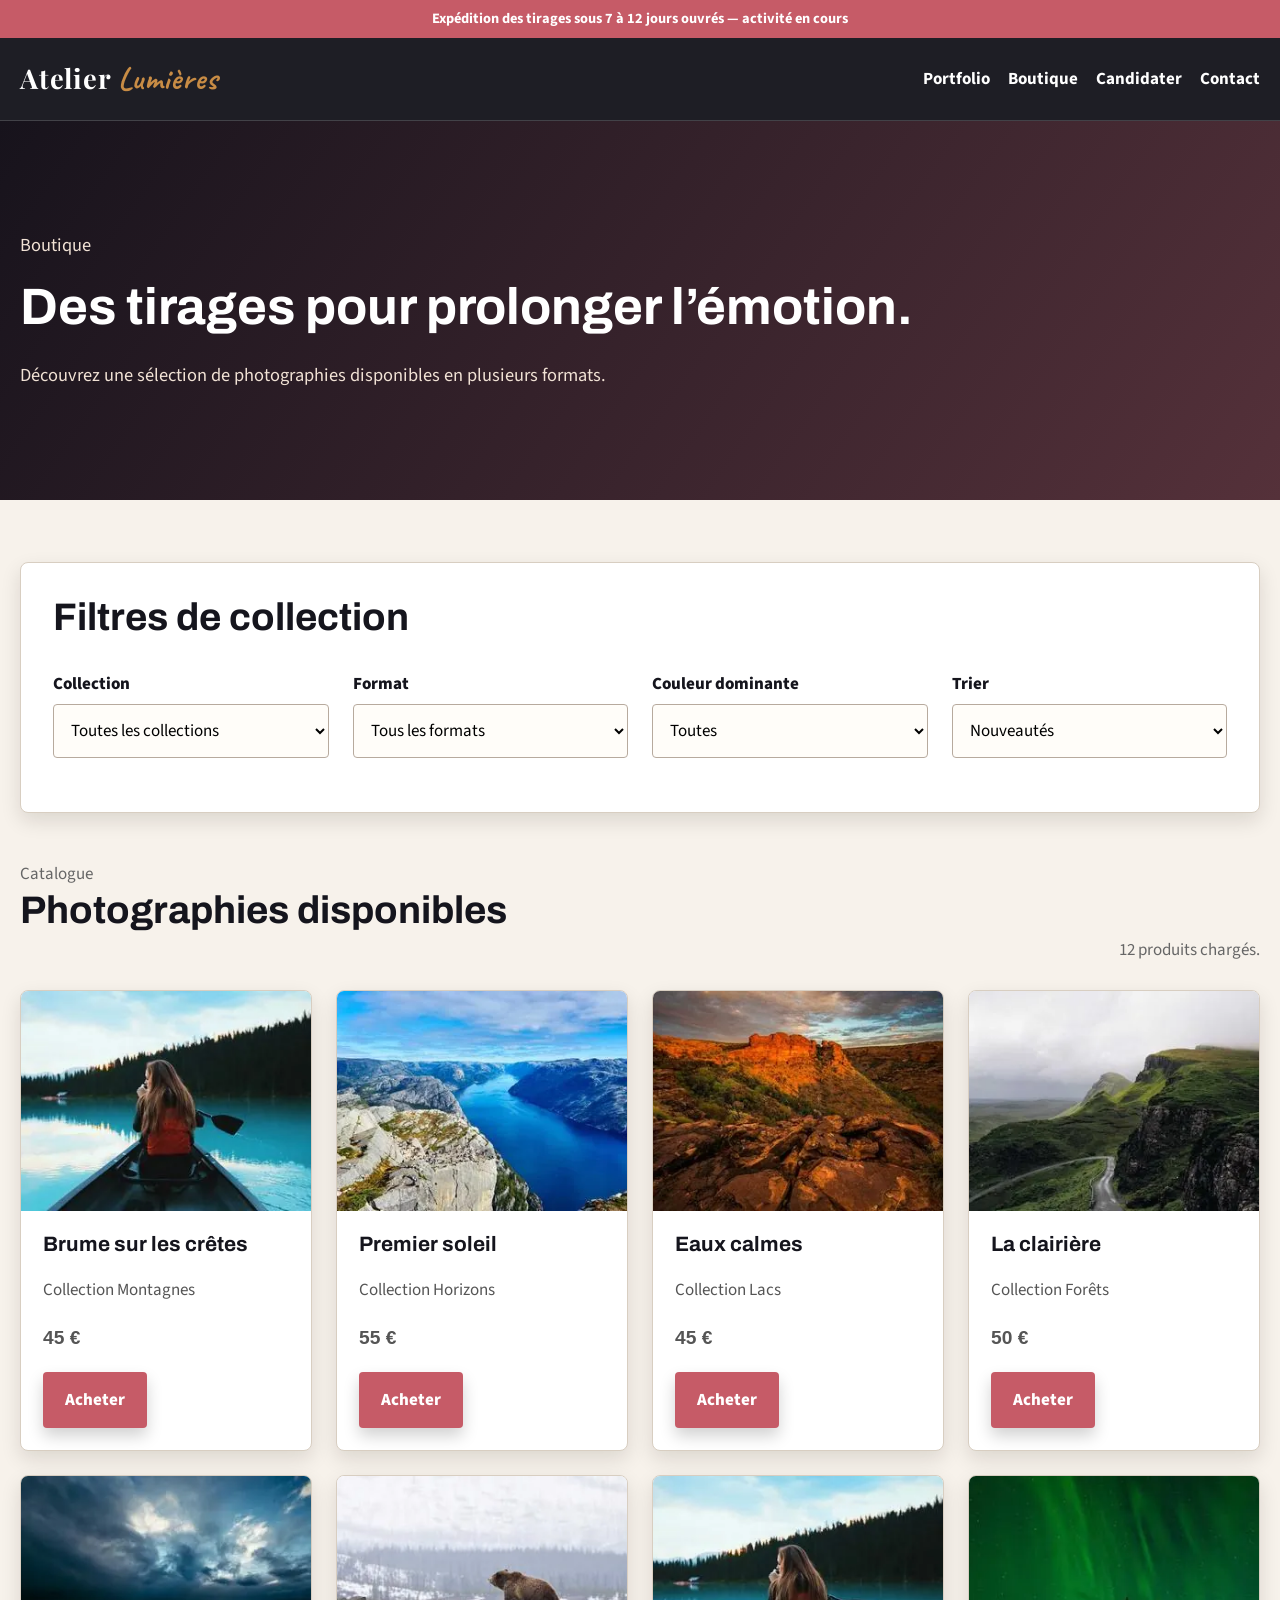
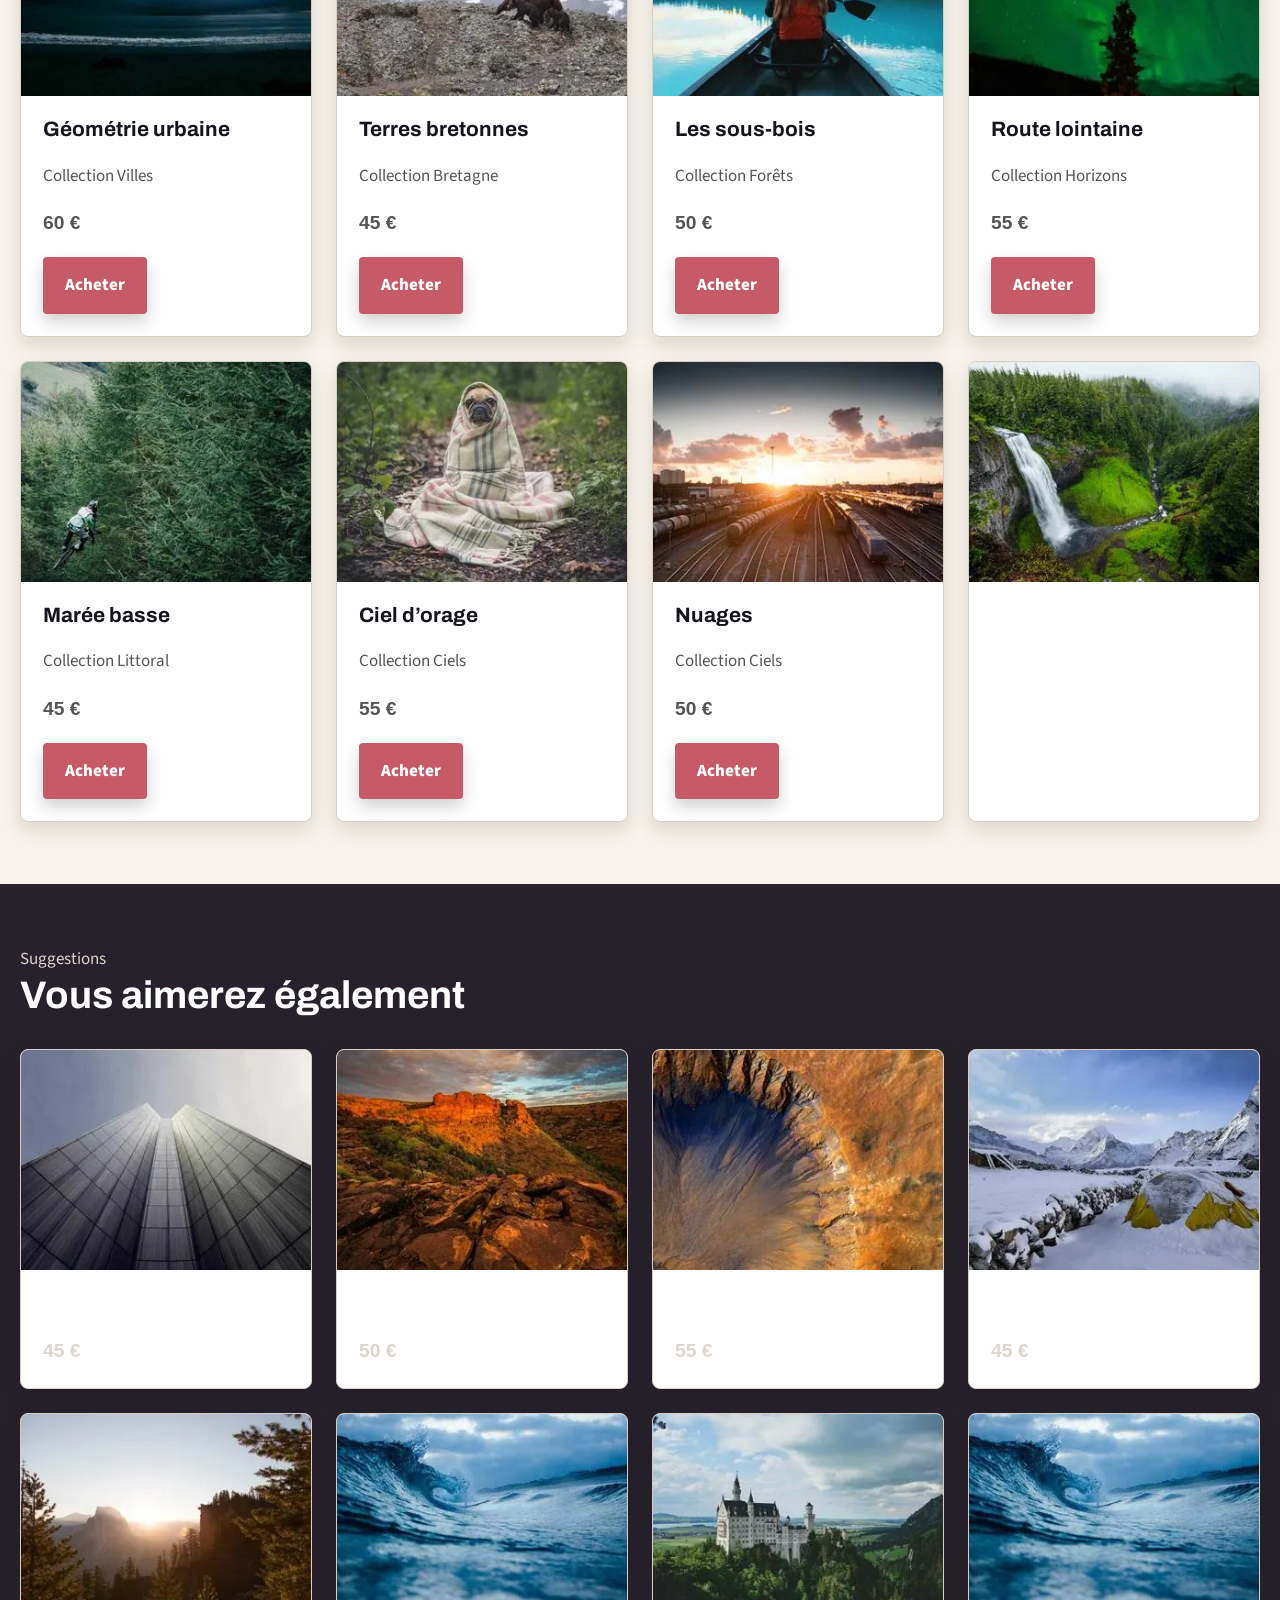
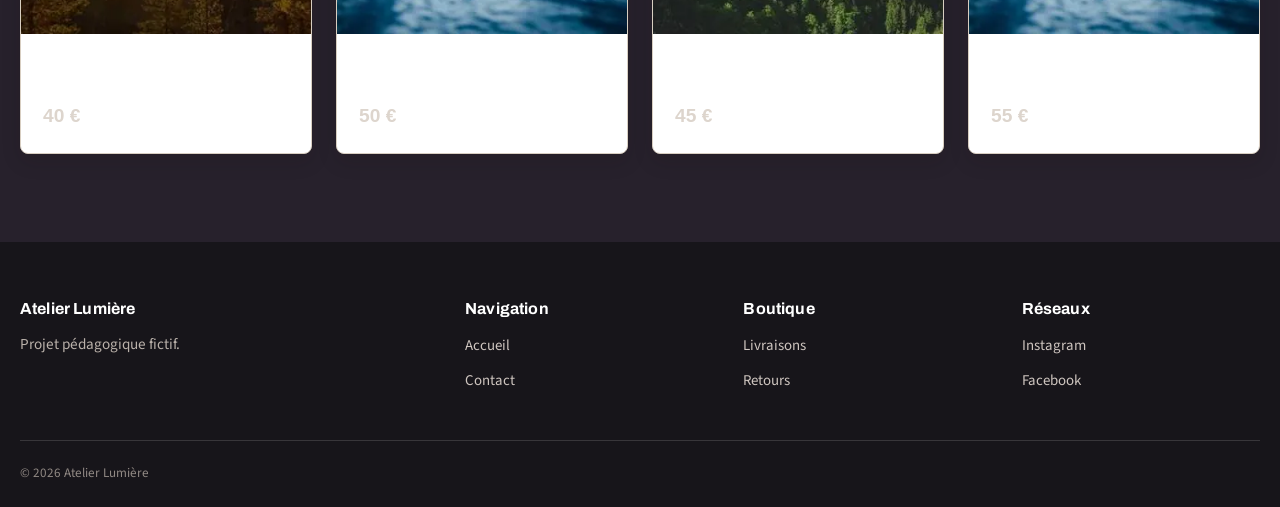
<file: boutique.html>
﻿<!DOCTYPE html>
<html lang="fr">
<head>
  <meta charset="UTF-8">
  <meta name="viewport" content="width=device-width, initial-scale=1.0">
  <title>Boutique — Atelier Lumières</title>
  <link rel="stylesheet" href="assets/css/style.css">
  <link rel="stylesheet" href="assets/css/animations.css">
</head>
<body>
  <div class="bande-info">Expédition des tirages sous 7 à 12 jours ouvrés — <span data-statut-activite>activité en cours</span></div>
  <header class="site-header">
    <div class="header-inner">
      <a class="logo" href="index.html">Atelier <span>Lumières</span></a>
      <nav class="nav-principale" aria-label="Navigation principale">
        <ul><li><a href="index.html">Portfolio</a></li><li><a href="boutique.html">Boutique</a></li><li><a href="candidature.html">Candidater</a></li><li><a href="contact.html">Contact</a></li></ul>
      </nav>
    </div>
  </header>

  <main>
    <section class="page-entete">
      <div class="conteneur">
        <p>Boutique</p>
        <h1>Des tirages pour prolonger l’émotion.</h1>
        <p>Découvrez une sélection de photographies disponibles en plusieurs formats.</p>
      </div>
    </section>

    <section class="section">
      <div class="conteneur">
        <div class="formulaire-bloc">
          <h2>Filtres de collection</h2>
          <div class="grille-4">
            <div class="champ"><label for="collection">Collection</label><select id="collection"><option>Toutes les collections</option><option>Bretagne</option><option>Montagnes</option><option>Ville</option></select></div>
            <div class="champ"><label for="format">Format</label><select id="format"><option>Tous les formats</option><option>30 à 40 cm</option><option>50 à 70 cm</option><option>70 à 100 cm</option></select></div>
            <div class="champ"><label for="couleur">Couleur dominante</label><select id="couleur"><option>Toutes</option><option>Bleu</option><option>Vert</option><option>Ocre</option></select></div>
            <div class="champ"><label for="tri">Trier</label><select id="tri"><option>Nouveautés</option><option>Prix croissant</option><option>Prix décroissant</option></select></div>
          </div>
        </div>

        <div class="section-titre" style="margin-top:48px">
          <div><p>Catalogue</p><h2>Photographies disponibles</h2></div>
          <p>12 produits chargés.</p>
        </div>

        <div class="grille-produits">
          <article class="carte-produit"><img
  src="assets/images/boutique-brume-sur-les-cretes.webp"
  width="320"
  height="240"
  decoding="async"
  alt="Montagne dans la brume"
><div class="contenu"><h3>Brume sur les crêtes</h3><p>Collection Montagnes</p><p class="prix">45 €</p><a class="bouton" href="coordonnees.html?photo=brume-sur-les-cretes">Acheter</a></div></article>
          <article class="carte-produit"><img
  src="assets/images/boutique-premier-soleil.webp"
  width="320"
  height="240"
  decoding="async"
  alt="Lac au lever du jour"
><div class="contenu"><h3>Premier soleil</h3><p>Collection Horizons</p><p class="prix">55 €</p><a class="bouton" href="coordonnees.html?photo=premier-soleil">Acheter</a></div></article>
          <article class="carte-produit"><img
  src="assets/images/boutique-eaux-calmes.webp"
  width="320"
  height="240"
  decoding="async"
  alt="Lac de montagne"
><div class="contenu"><h3>Eaux calmes</h3><p>Collection Lacs</p><p class="prix">45 €</p><a class="bouton" href="coordonnees.html?photo=eaux-calmes">Acheter</a></div></article>
          <article class="carte-produit"><img
  src="assets/images/boutique-la-clairiere.webp"
  width="320"
  height="240"
  decoding="async"
  alt="Forêt et rivière"
><div class="contenu"><h3>La clairière</h3><p>Collection Forêts</p><p class="prix">50 €</p><a class="bouton" href="coordonnees.html?photo=la-clairiere">Acheter</a></div></article>
          <article class="carte-produit"><img
  src="assets/images/boutique-geometrie-urbaine.webp"
  width="320"
  height="240"
  decoding="async"
  alt="Ville vue de haut"
><div class="contenu"><h3>Géométrie urbaine</h3><p>Collection Villes</p><p class="prix">60 €</p><a class="bouton" href="coordonnees.html?photo=geometrie-urbaine">Acheter</a></div></article>
          <article class="carte-produit"><img
  src="assets/images/boutique-terres-bretonnes.webp"
  width="320"
  height="240"
  decoding="async"
  alt="Paysage de campagne"
>
<div class="contenu">
          <h3>Terres bretonnes</h3>
          <p>Collection Bretagne</p>
          <p class="prix">45 €</p>
          <a class="bouton" href="coordonnees.html?photo=terres-bretonnes">Acheter</a>
        </div>
      </article>
          <article class="carte-produit"><img
  src="assets/images/boutique-brume-sur-les-cretes.webp"
  width="320"
  height="240"
  decoding="async"
  alt="Montagne dans la brume"
><div class="contenu"><h3>Les sous-bois</h3><p>Collection Forêts</p><p class="prix">50 €</p><a class="bouton" href="coordonnees.html?photo=les-sous-bois">Acheter</a></div></article>
          <article class="carte-produit"><img
  src="assets/images/boutique-route-lointaine.webp"
  width="320"
  height="240"
  decoding="async"
  alt="Route du désert"
><div class="contenu"><h3>Route lointaine</h3><p>Collection Horizons</p><p class="prix">55 €</p><a class="bouton" href="coordonnees.html?photo=route-lointaine">Acheter</a></div></article>
          <article class="carte-produit"><img
  src="assets/images/boutique-maree-basse.webp"
  width="320"
  height="240"
  decoding="async"
  alt="Plage lumineuse"
><div class="contenu"><h3>Marée basse</h3><p>Collection Littoral</p><p class="prix">45 €</p><a class="bouton" href="coordonnees.html?photo=maree-basse">Acheter</a></div></article>
          <article class="carte-produit"><img
  src="assets/images/boutique-ciel-d-orage.webp"
  width="320"
  height="240"
  decoding="async"
  alt="Ciel nuageux"
><div class="contenu"><h3>Ciel d’orage</h3><p>Collection Ciels</p><p class="prix">55 €</p><a class="bouton" href="coordonnees.html?photo=ciel-d-orage">Acheter</a></div></article>
          <article class="carte-produit"><img
  src="assets/images/boutique-nuages.webp"
  width="320"
  height="240"
  decoding="async"
  alt="Nuages dans le ciel"
><div class="contenu"><h3>Nuages</h3><p>Collection Ciels</p><p class="prix">50 €</p><a class="bouton" href="coordonnees.html?photo=nuages">Acheter</a></div></article>
          <article class="carte-produit"><img
  src="assets/images/boutique-fin-de-journee.webp"
  width="320"
        </div>
      </div>
    </section>

    <section class="section section-foncee">
      <div class="conteneur">
        <div class="section-titre"><div><p>Suggestions</p><h2>Vous aimerez également</h2>
        <div class="grille-4">
          <article class="carte-produit"><img
  src="assets/images/boutique-reco-le-cours-deau.webp"
  width="320"
  height="240"
  decoding="async"
  loading="lazy"
  alt="Montagne dans la brume"
><div class="contenu"><h3>Le cours d’eau</h3><p class="prix">45 €</p></div></article>
          <article class="carte-produit"><img
  src="assets/images/boutique-eaux-calmes.webp"
  width="320"
  height="240"
  decoding="async"
  loading="lazy"
  alt="Lac en montagne"
><div class="contenu"><h3>Silence</h3><p class="prix">50 €</p></div></article>
          <article class="carte-produit"><img
  src="assets/images/boutique-reco-silence.webp"
  width="320"
  height="240"
  decoding="async"
  loading="lazy"
  alt="Rochers en montagne"
><div class="contenu"><h3>La faille</h3><p class="prix">55 €</p></div></article>
          <article class="carte-produit"><img
  src="assets/images/boutique-reco-apres-la-pluie.webp"
  width="320"
  height="240"
  decoding="async"
  loading="lazy"
  alt="Rivière dans les rochers"
><div class="contenu"><h3>Après la pluie</h3><p class="prix">45 €</p></div></article>
          <article class="carte-produit"><img
  src="assets/images/boutique-reco-fleurs-sauvages.webp"
  width="320"
  height="240"
  decoding="async"
  loading="lazy"
  alt="Fleurs de montagne"
><div class="contenu"><h3>Fleurs sauvages</h3><p class="prix">40 €</p></div></article>
          <article class="carte-produit"><img
  src="assets/images/boutique-reco-roches-marines.webp"
  width="320"
  height="240"
  decoding="async"
  loading="lazy"
  alt="Village dans la vallée"
><div class="contenu"><h3>Le village</h3><p class="prix">50 €</p></div></article>
          <article class="carte-produit"><img
  src="assets/images/boutique-reco-hiver-doux.webp"
  width="320"
  height="240"
  decoding="async"
  loading="lazy"
  alt="Fort en hiver"
><div class="contenu"><h3>Hiver doux</h3><p class="prix">45 €</p></div></article>
          <article class="carte-produit"><img
  src="assets/images/boutique-reco-roches-marines.webp"
  width="320"
  height="240"
  decoding="async"
  loading="lazy"
  alt="Côte rocheuse"
><div class="contenu"><h3>Roches marines</h3><p class="prix">55 €</p></div></article>
        </div>
      </div>
    </section>
  </main>

  <footer class="site-footer"><div class="conteneur footer-grille"><div><h3>Atelier Lumière</h3><p>Projet pédagogique fictif.</p></div><div><h3>Navigation</h3><ul><li><a href="index.html">Accueil</a></li><li><a href="contact.html">Contact</a></li></ul></div><div><h3>Boutique</h3><ul><li><a href="#">Livraisons</a></li><li><a href="#">Retours</a></li></ul></div><div><h3>Réseaux</h3><ul><li><a href="#">Instagram</a></li><li><a href="#">Facebook</a></li></ul></div></div><div class="conteneur footer-bas">© 2026 Atelier Lumière</div></footer>

  <script src="assets/js/app.js"></script>
  <script src="assets/js/gallery.js"></script>
</body>
</html>
</file>
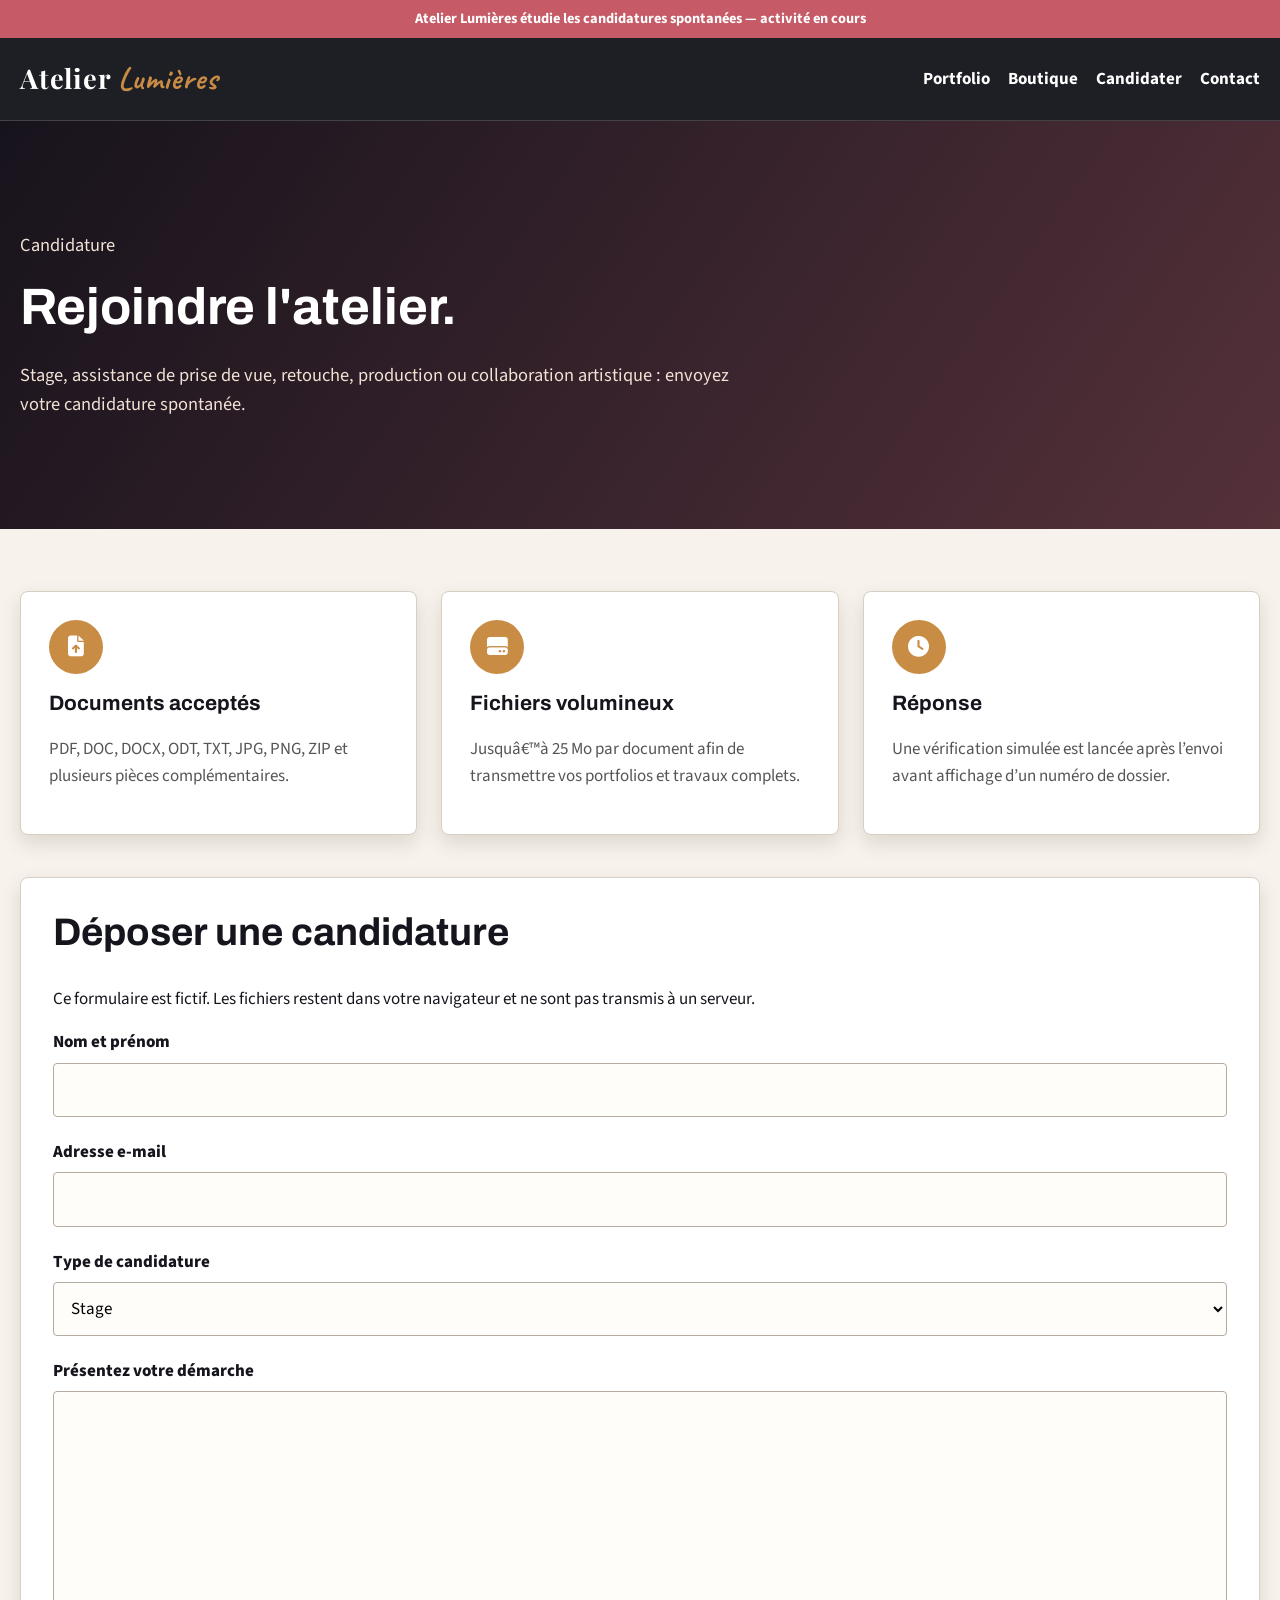
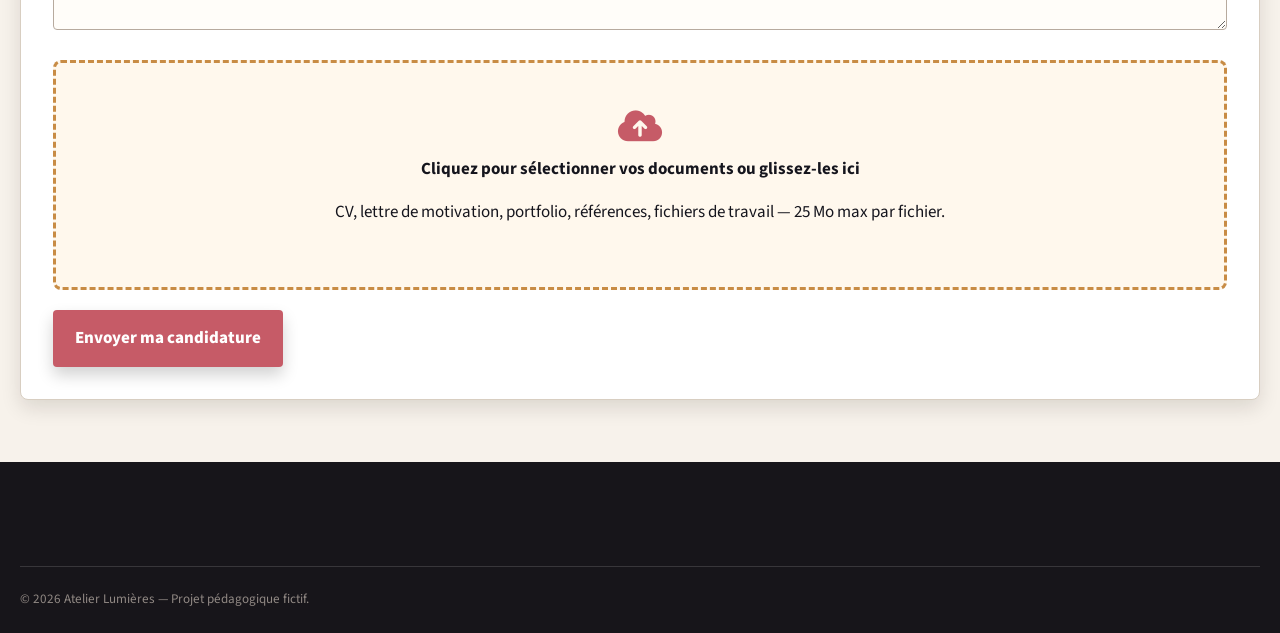
<file: candidature.html>
﻿<!DOCTYPE html>
<html lang="fr">
<head>
  <meta charset="UTF-8">
  <meta name="viewport" content="width=device-width, initial-scale=1.0">
  <title>Candidater à Atelier Lumières</title>
  <link rel="stylesheet" href="assets/css/style.css">
  <link rel="stylesheet" href="assets/css/animations.css">
</head>
<body>
  <div class="bande-info">Atelier Lumières étudie les candidatures spontanées — <span data-statut-activite>activité en cours</span></div>
  <header class="site-header"><div class="header-inner"><a class="logo" href="index.html">Atelier <span>Lumières</span></a><nav class="nav-principale"><ul><li><a href="index.html">Portfolio</a></li><li><a href="boutique.html">Boutique</a></li><li><a href="candidature.html">Candidater</a></li><li><a href="contact.html">Contact</a></li></ul></nav></div></header>
  <main>
    <section class="page-entete"><div class="conteneur"><p>Candidature</p><h1>Rejoindre l'atelier.</h1><p>Stage, assistance de prise de vue, retouche, production ou collaboration artistique : envoyez votre candidature spontanée.</p></div></section>
    <section class="section"><div class="conteneur">
      <div class="grille-3">
        <article class="carte"><i class="fa-solid fa-file-arrow-up"></i><h3>Documents acceptés</h3><p>PDF, DOC, DOCX, ODT, TXT, JPG, PNG, ZIP et plusieurs pièces complémentaires.</p></article>
        <article class="carte"><i class="fa-solid fa-hard-drive"></i><h3>Fichiers volumineux</h3><p>Jusquâ€™à 25 Mo par document afin de transmettre vos portfolios et travaux complets.</p></article>
        <article class="carte"><i class="fa-solid fa-clock"></i><h3>Réponse</h3><p>Une vérification simulée est lancée après l’envoi avant affichage d’un numéro de dossier.</p></article>
      </div>

      <div class="formulaire-bloc" style="margin-top:42px">
        <h2>Déposer une candidature</h2>
        <p>Ce formulaire est fictif. Les fichiers restent dans votre navigateur et ne sont pas transmis à un serveur.</p>
        <form id="form-candidature">
          <div class="champ"><label for="nom">Nom et prénom</label><input id="nom" name="nom" type="text" required></div>
          <div class="champ"><label for="email">Adresse e-mail</label><input id="email" name="email" type="email" required></div>
          <div class="champ"><label for="poste">Type de candidature</label><select id="poste" name="poste"><option>Stage</option><option>Assistant·e photographe</option><option>Retouche photo</option><option>Collaboration artistique</option><option>Candidature spontanée</option></select></div>
          <div class="champ"><label for="presentation">Présentez votre démarche</label><textarea id="presentation" name="presentation" rows="8"></textarea></div>

          <div class="zone-upload">
            <i class="fa-solid fa-cloud-arrow-up"></i>
            <strong>Cliquez pour sélectionner vos documents ou glissez-les ici</strong>
            <p>CV, lettre de motivation, portfolio, références, fichiers de travail — 25 Mo max par fichier.</p>
            <input id="documents" name="documents" type="file" multiple accept=".pdf,.doc,.docx,.odt,.txt,.jpg,.jpeg,.png,.zip" hidden>
          </div>
          <div class="liste-fichiers"></div>
          <button type="submit">Envoyer ma candidature</button>
        </form>
      </div>

      <div id="confirmation-candidature" class="message-confirmation" style="display:none; margin-top:25px">
        <h2>Candidature enregistrée</h2>
        <p>Votre message a bien été transmis à notre équipe. Numéro de suivi : <strong id="numero-dossier"></strong></p>
        <a class="bouton" href="index.html">Retour à l’accueil</a>
      </div>
    </div></section>
  </main>
  <footer class="site-footer"><div class="conteneur footer-bas">© 2026 Atelier Lumières — Projet pédagogique fictif.</div></footer>
  <script>
    document.getElementById("form-candidature").addEventListener("submit", function (event) {
      event.preventDefault();
      const bouton = event.target.querySelector("button[type='submit']");
      bouton.disabled = true;
      bouton.textContent = "Vérification de votre dossier…";

      let tentative = 0;
      const verification = setInterval(() => {
        tentative += 1;
        console.log("Vérification simulée de la candidature", tentative);

        if (tentative >= 3) {
          clearInterval(verification);
          document.getElementById("numero-dossier").textContent = "AL-" + Math.floor(100000 + Math.random() * 900000);
          document.getElementById("confirmation-candidature").style.display = "block";
          bouton.textContent = "Candidature envoyée";
          window.scrollTo({ top: document.body.scrollHeight, behavior: "smooth" });
        }
      }, 600);
    });
  </script>
  <script src="assets/js/app.js"></script>
  <script src="assets/js/gallery.js"></script>
  <script src="assets/js/carousel.js"></script>
  <script src="assets/js/upload-preview.js"></script>
  <script src="assets/js/fake-analytics.js"></script>
  <script src="assets/js/map.js"></script>
</body>
</html>
</file>
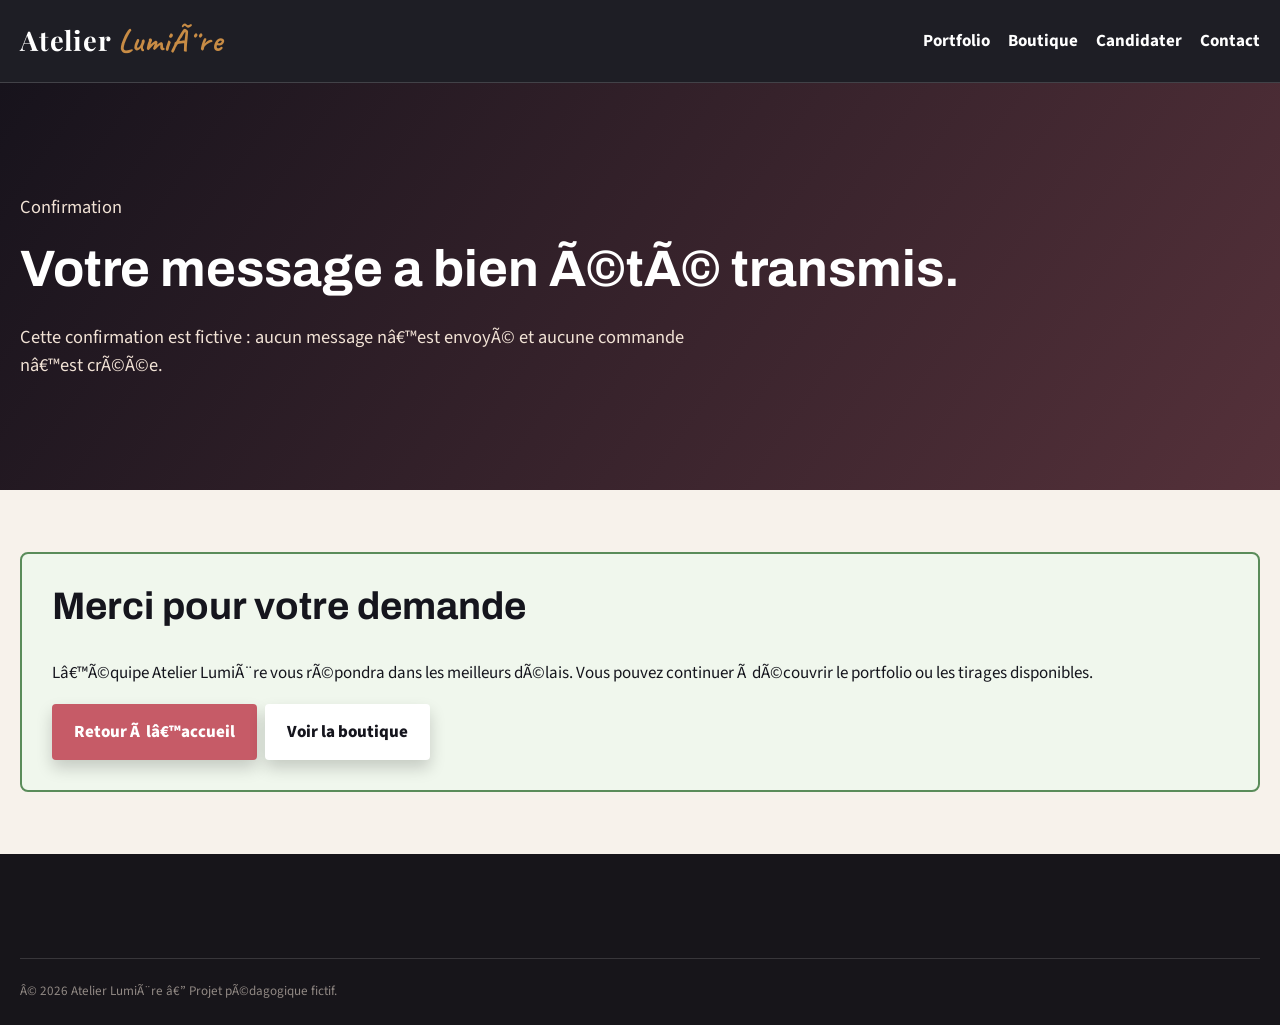
<file: confirmation.html>
﻿<!DOCTYPE html>
<html lang="fr">
<head>
  <meta charset="UTF-8">
  <meta name="viewport" content="width=device-width, initial-scale=1.0">
  <title>Confirmation â€” Atelier LumiÃ¨re</title>
  <link rel="stylesheet" href="assets/css/style.css">
  <link rel="stylesheet" href="assets/css/animations.css">
</head>
<body>
  <header class="site-header"><div class="header-inner"><a class="logo" href="index.html">Atelier <span>LumiÃ¨re</span></a><nav class="nav-principale"><ul><li><a href="index.html">Portfolio</a></li><li><a href="boutique.html">Boutique</a></li><li><a href="candidature.html">Candidater</a></li><li><a href="contact.html">Contact</a></li></ul></nav></div></header>
  <main>
    <section class="page-entete"><div class="conteneur"><p>Confirmation</p><h1>Votre message a bien Ã©tÃ© transmis.</h1><p>Cette confirmation est fictive : aucun message nâ€™est envoyÃ© et aucune commande nâ€™est crÃ©Ã©e.</p></div></section>
    <section class="section"><div class="conteneur"><div class="message-confirmation"><h2>Merci pour votre demande</h2><p>Lâ€™Ã©quipe Atelier LumiÃ¨re vous rÃ©pondra dans les meilleurs dÃ©lais. Vous pouvez continuer Ã  dÃ©couvrir le portfolio ou les tirages disponibles.</p><a class="bouton" href="index.html">Retour Ã  lâ€™accueil</a><a class="bouton secondaire" href="boutique.html">Voir la boutique</a></div></div></section>
  </main>
  <footer class="site-footer"><div class="conteneur footer-bas">Â© 2026 Atelier LumiÃ¨re â€” Projet pÃ©dagogique fictif.</div></footer>
</body>
</html>
</file>
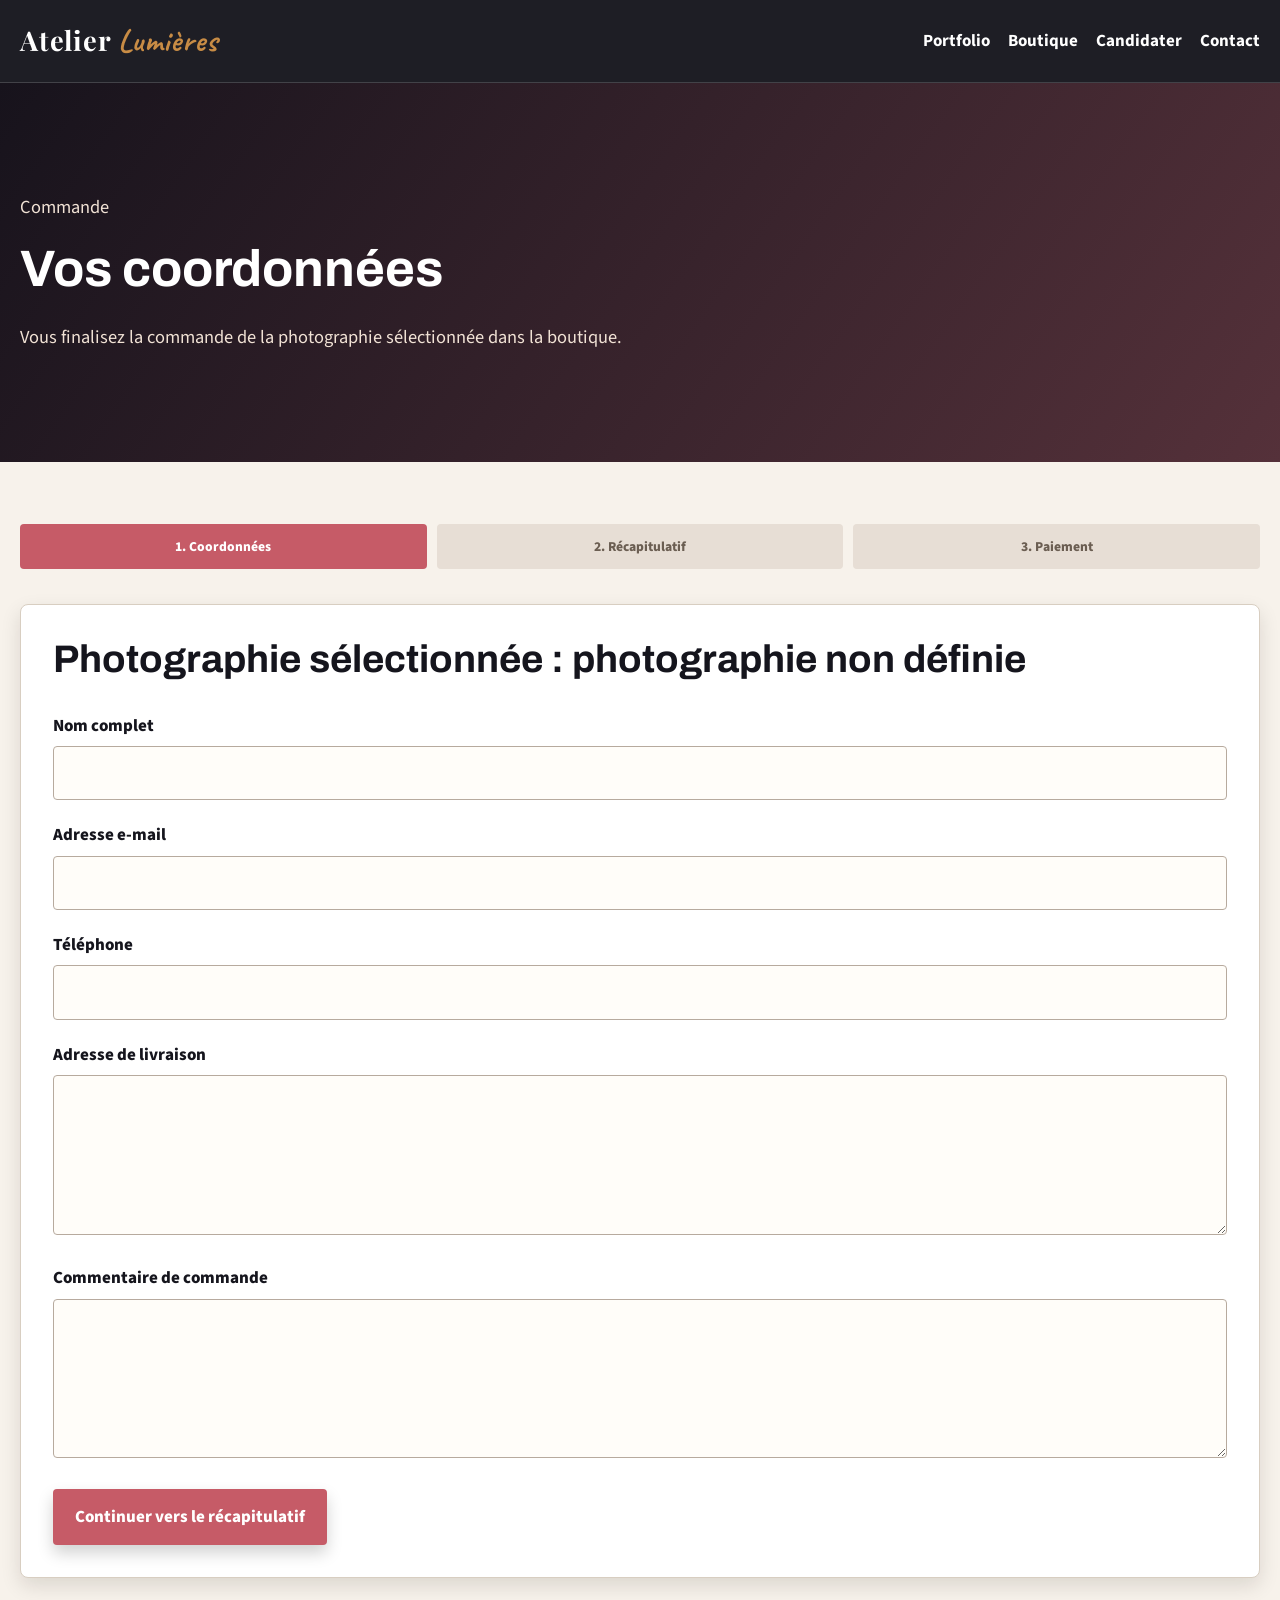
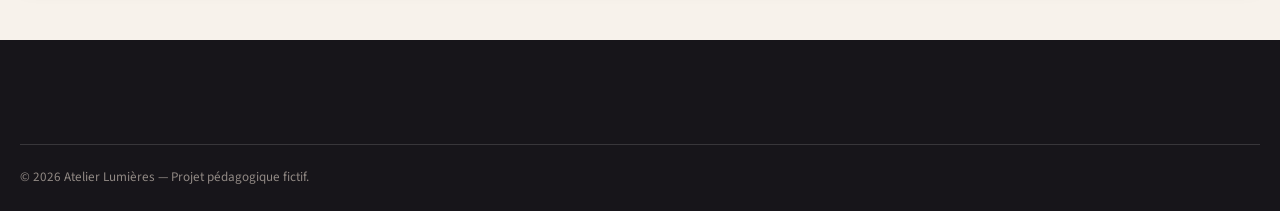
<file: coordonnees.html>
﻿<!DOCTYPE html>
<html lang="fr">
<head>
  <meta charset="UTF-8">
  <meta name="viewport" content="width=device-width, initial-scale=1.0">
  <title>Coordonnées — Atelier Lumières</title>
  <link rel="stylesheet" href="assets/css/style.css">
  <link rel="stylesheet" href="assets/css/animations.css">
</head>
<body>
  <header class="site-header"><div class="header-inner"><a class="logo" href="index.html">Atelier <span>Lumières</span></a><nav class="nav-principale"><ul><li><a href="index.html">Portfolio</a></li><li><a href="boutique.html">Boutique</a></li><li><a href="candidature.html">Candidater</a></li><li><a href="contact.html">Contact</a></li></ul></nav></div></header>
  <main>
    <section class="page-entete"><div class="conteneur"><p>Commande</p><h1>Vos coordonnées</h1><p>Vous finalisez la commande de la photographie sélectionnée dans la boutique.</p></div></section>
    <section class="section"><div class="conteneur">
      <div class="etapes"><div class="etape active">1. Coordonnées</div><div class="etape">2. Récapitulatif</div><div class="etape">3. Paiement</div></div>
      <div class="formulaire-bloc">
        <h2>Photographie sélectionnée : <span id="photo-selectionnee">chargement…</span></h2>
        <form action="recapitulatif.html" method="get">
          <input type="hidden" id="photo" name="photo">
          <div class="champ"><label for="nom">Nom complet</label><input type="text" id="nom" name="nom" required></div>
          <div class="champ"><label for="email">Adresse e-mail</label><input type="email" id="email" name="email" required></div>
          <div class="champ"><label for="telephone">Téléphone</label><input type="tel" id="telephone" name="telephone"></div>
          <div class="champ"><label for="adresse">Adresse de livraison</label><textarea id="adresse" name="adresse" rows="5" required></textarea></div>
          <div class="champ"><label for="commentaire">Commentaire de commande</label><textarea id="commentaire" name="commentaire" rows="5"></textarea></div>
          <button type="submit">Continuer vers le récapitulatif</button>
        </form>
      </div>
    </div></section>
  </main>
  <footer class="site-footer"><div class="conteneur footer-bas">© 2026 Atelier Lumières — Projet pédagogique fictif.</div></footer>
  <script>
    const params = new URLSearchParams(window.location.search);
    const photo = params.get("photo") || "photographie non définie";
    document.getElementById("photo").value = photo;
    document.getElementById("photo-selectionnee").textContent = photo.replaceAll("-", " ");
  </script>
</body>
</html>
</file>
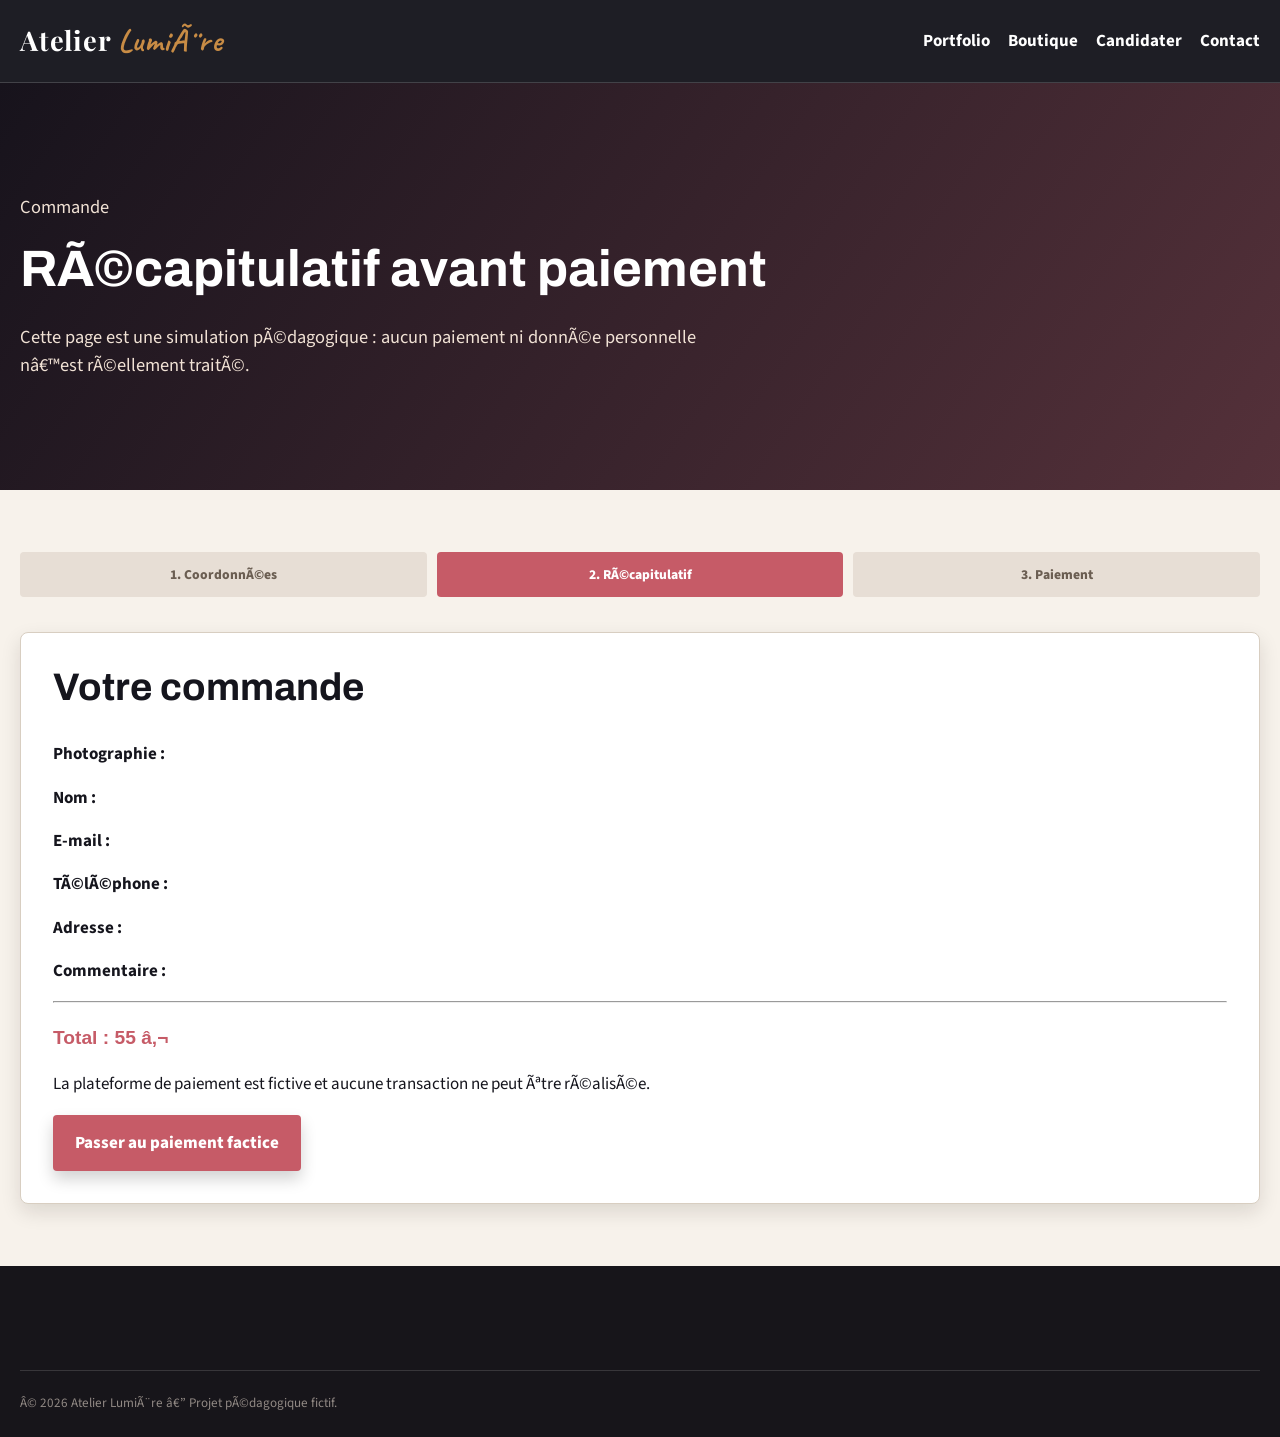
<file: recapitulatif.html>
﻿<!DOCTYPE html>
<html lang="fr">
<head>
  <meta charset="UTF-8">
  <meta name="viewport" content="width=device-width, initial-scale=1.0">
  <title>RÃ©capitulatif â€” Atelier LumiÃ¨re</title>
  <link rel="stylesheet" href="assets/css/style.css">
  <link rel="stylesheet" href="assets/css/animations.css">
</head>
<body>
  <header class="site-header"><div class="header-inner"><a class="logo" href="index.html">Atelier <span>LumiÃ¨re</span></a><nav class="nav-principale"><ul><li><a href="index.html">Portfolio</a></li><li><a href="boutique.html">Boutique</a></li><li><a href="candidature.html">Candidater</a></li><li><a href="contact.html">Contact</a></li></ul></nav></div></header>
  <main>
    <section class="page-entete"><div class="conteneur"><p>Commande</p><h1>RÃ©capitulatif avant paiement</h1><p>Cette page est une simulation pÃ©dagogique : aucun paiement ni donnÃ©e personnelle nâ€™est rÃ©ellement traitÃ©.</p></div></section>
    <section class="section"><div class="conteneur">
      <div class="etapes"><div class="etape">1. CoordonnÃ©es</div><div class="etape active">2. RÃ©capitulatif</div><div class="etape">3. Paiement</div></div>
      <div class="formulaire-bloc">
        <h2>Votre commande</h2>
        <p><strong>Photographie :</strong> <span id="photo-recap"></span></p>
        <p><strong>Nom :</strong> <span id="nom-recap"></span></p>
        <p><strong>E-mail :</strong> <span id="email-recap"></span></p>
        <p><strong>TÃ©lÃ©phone :</strong> <span id="telephone-recap"></span></p>
        <p><strong>Adresse :</strong> <span id="adresse-recap"></span></p>
        <p><strong>Commentaire :</strong> <span id="commentaire-recap"></span></p>
        <hr>
        <p class="prix">Total : 55 â‚¬</p>
        <p>La plateforme de paiement est fictive et aucune transaction ne peut Ãªtre rÃ©alisÃ©e.</p>
        <a class="bouton" href="confirmation.html?commande=validee">Passer au paiement factice</a>
      </div>
    </div></section>
  </main>
  <footer class="site-footer"><div class="conteneur footer-bas">Â© 2026 Atelier LumiÃ¨re â€” Projet pÃ©dagogique fictif.</div></footer>
  <script>
    const params = new URLSearchParams(window.location.search);
    document.getElementById("photo-recap").textContent = (params.get("photo") || "").replaceAll("-", " ");
    document.getElementById("nom-recap").textContent = params.get("nom") || "";
    document.getElementById("email-recap").textContent = params.get("email") || "";
    document.getElementById("telephone-recap").textContent = params.get("telephone") || "";
    document.getElementById("adresse-recap").textContent = params.get("adresse") || "";
    document.getElementById("commentaire-recap").textContent = params.get("commentaire") || "";
  </script>
</body>
</html>
</file>
<file: assets/css/style.css>
@import url("https://fonts.googleapis.com/css2?family=Archivo+Expanded:wght@500;600;700;800&family=Archivo:wght@400;500;600;700&family=Source+Sans+3:wght@300;400;500;600;700&family=Caveat:wght@500;600&family=Playfair+Display:wght@400;600;700&display=swap");
@import url("https://cdnjs.cloudflare.com/ajax/libs/font-awesome/6.7.2/css/all.min.css");

:root {
  --noir: #15151d;
  --sombre: #27212c;
  --creme: #f7f2eb;
  --beige: #e8ddcf;
  --or: #c88c45;
  --rose: #c65b67;
  --blanc: #ffffff;
  --gris: #666666;
  --bordure: #d8cec1;
  --ombre: 0 8px 20px rgba(28, 14, 10, 0.12);
}

* {
  box-sizing: border-box;
}

html {
  scroll-behavior: smooth;
}

body {
  margin: 0;
  color: var(--noir);
  background: var(--creme);
  font-family: "Source Sans 3", Arial, sans-serif;
  font-size: 17px;
  line-height: 1.55;
}

h1,
h2,
h3,
h4 {
  margin-top: 0;
  font-family: "Archivo Expanded", "Archivo", Arial, sans-serif;
  line-height: 1.15;
}

h1 {
  margin-bottom: 1.5rem;
  font-size: clamp(2.25rem, 4vw, 3.8rem);
}

h2 {
  font-size: clamp(1.9rem, 3vw, 3rem);
}

h3 {
  font-size: 1.3rem;
}

a {
  color: inherit;
}

img {
  max-width: 100%;
}

.header-inner,
.conteneur {
  width: min(1320px, calc(100% - 40px));
  margin: 0 auto;
}

.bande-info {
  padding: 8px 16px;
  color: var(--blanc);
  background: var(--rose);
  font-size: 0.9rem;
  font-weight: 700;
  text-align: center;
}

.site-header {
  position: sticky;
  top: 0;
  z-index: 20;
  color: var(--blanc);
  background: rgba(21, 21, 29, 0.96);
  border-bottom: 1px solid rgba(255, 255, 255, 0.16);
  backdrop-filter: blur(12px);
}

.header-inner {
  display: flex;
  flex-wrap: wrap;
  align-items: center;
  justify-content: space-between;
  gap: 20px;
  padding: 16px 0;
}

.logo {
  color: var(--blanc);
  font-family: "Playfair Display", serif;
  font-size: 1.7rem;
  font-weight: 700;
  letter-spacing: 0.03em;
  text-decoration: none;
}

.logo span {
  color: var(--or);
  font-family: "Caveat", cursive;
  font-size: 2rem;
}

.nav-principale ul {
  display: flex;
  flex-wrap: wrap;
  gap: 18px;
  margin: 0;
  padding: 0;
  list-style: none;
}

.nav-principale a {
  color: var(--blanc);
  font-weight: 700;
  text-decoration: none;
}

.nav-principale a:hover,
.nav-principale a:focus {
  color: var(--or);
}

.hero {
  position: relative;
  min-height: 480px;
  overflow: hidden;
  color: var(--blanc);
  background: #20181a;
}

.hero::before {
  position: absolute;
  z-index: 1;
  inset: 0;
  background: linear-gradient(90deg, rgba(13, 11, 17, 0.92) 8%, rgba(13, 11, 17, 0.58) 52%, rgba(13, 11, 17, 0.22));
  content: "";
}

.hero-image {
  position: absolute;
  inset: 0;
  width: 100%;
  height: 100%;
  object-fit: cover;
  transform: scale(1.01);
  filter: saturate(1.05) contrast(1.02);
}

.hero-contenu {
  position: relative;
  z-index: 2;
  width: min(680px, 100%);
  padding: 100px 0 85px;
}

.hero h1 {
  max-width: 760px;
  color: var(--blanc);
}

.hero p {
  max-width: 620px;
  color: #f4e8dc;
  font-size: 1.1rem;
}

.bouton,
button,
input[type="submit"] {
  display: inline-block;
  border: 0;
  border-radius: 4px;
  color: var(--blanc);
  background: var(--rose);
  box-shadow: 0 8px 16px rgba(0, 0, 0, 0.18);
  cursor: pointer;
  font: inherit;
  font-weight: 800;
  padding: 15px 22px;
  text-decoration: none;
}

.bouton + .bouton {
  margin-left: 8px;
}

.bouton:hover,
.bouton:focus,
button:hover,
button:focus,
input[type="submit"]:hover,
input[type="submit"]:focus {
  filter: brightness(0.94);
}

.bouton.secondaire {
  color: var(--noir);
  background: var(--blanc);
}

.section {
  padding: 62px 0;
}

.section-foncee {
  color: var(--blanc);
  background: var(--sombre);
}

.section-titre {
  display: flex;
  flex-wrap: wrap;
  align-items: end;
  justify-content: space-between;
  gap: 20px;
  margin-bottom: 26px;
}

.section-titre p {
  max-width: 650px;
  margin: 0;
  color: var(--gris);
}

.section-foncee .section-titre p {
  color: #ddd5cd;
}

.grille-3,
.grille-4,
.grille-actualites,
.grille-temoignages,
.grille-produits {
  display: grid;
  gap: 24px;
}

.grille-3,
.grille-actualites,
.grille-temoignages {
  grid-template-columns: repeat(3, 1fr);
}

.grille-4,
.grille-produits {
  grid-template-columns: repeat(4, 1fr);
}

.carte,
.carte-produit,
.carte-actu,
.temoignage,
.faq-item,
.formulaire-bloc {
  overflow: hidden;
  border: 1px solid var(--bordure);
  border-radius: 8px;
  background: var(--blanc);
  box-shadow: var(--ombre);
}

.carte {
  padding: 28px;
}

.carte i {
  display: inline-flex;
  width: 54px;
  height: 54px;
  align-items: center;
  justify-content: center;
  margin-bottom: 18px;
  border-radius: 50%;
  color: var(--blanc);
  background: var(--or);
  font-size: 1.3rem;
}

.carte p,
.carte-actu p,
.carte-produit p,
.temoignage p {
  color: #555555;
}

.carte-actu img,
.carte-produit img {
  display: block;
  width: 100%;
  height: 220px;
  object-fit: cover;
}

.carte-actu .contenu,
.carte-produit .contenu {
  padding: 22px;
}

.prix {
  color: var(--rose);
  font-family: "Archivo Expanded", sans-serif;
  font-size: 1.2rem;
  font-weight: 800;
}

.galerie {
  display: grid;
  grid-template-columns: repeat(4, 1fr);
  gap: 12px;
}

.galerie img {
  display: block;
  width: 100%;
  height: 210px;
  border-radius: 5px;
  object-fit: cover;
  box-shadow: var(--ombre);
  cursor: zoom-in;
}

.bande-chiffres {
  padding: 54px 0;
  color: var(--blanc);
  background: linear-gradient(120deg, #2a1c21, #8f454f);
}

.chiffres {
  display: grid;
  grid-template-columns: repeat(4, 1fr);
  gap: 30px;
  text-align: center;
}

.chiffre {
  display: block;
  color: #ffdca7;
  font-family: "Archivo Expanded", sans-serif;
  font-size: 3.4rem;
  font-weight: 800;
}

.chiffres span:last-child {
  font-size: 0.95rem;
}

.temoignage {
  padding: 26px;
}

.temoignage blockquote {
  margin: 0;
  font-family: "Playfair Display", serif;
  font-size: 1.18rem;
}

.temoignage cite {
  display: block;
  margin-top: 16px;
  color: var(--rose);
  font-style: normal;
  font-weight: 800;
}

.faq {
  display: grid;
  gap: 14px;
}

.faq-item {
  padding: 25px;
}

.faq-item h3 {
  color: var(--rose);
}

.bande-partenaires {
  overflow: hidden;
  padding: 28px 0;
  color: var(--blanc);
  background: #111118;
}

.piste-partenaires {
  display: flex;
  width: max-content;
  gap: 70px;
  font-family: "Archivo Expanded", sans-serif;
  font-size: 1.15rem;
  font-weight: 800;
  animation: defilement-partenaires 22s linear infinite;
}

.piste-partenaires span {
  min-width: 180px;
  color: #f2d3a6;
  text-align: center;
}

.video {
  position: relative;
  max-width: 960px;
  aspect-ratio: 16 / 9;
  margin: 0 auto;
  overflow: hidden;
  border-radius: 8px;
  box-shadow: var(--ombre);
}

.video iframe {
  width: 100%;
  height: 100%;
  border: 0;
}

.page-entete {
  padding: 92px 0;
  color: var(--blanc);
  background: linear-gradient(125deg, #17131c, #55313a);
}

.page-entete p {
  max-width: 720px;
  color: #f1e2d5;
  font-size: 1.15rem;
}

.formulaire-bloc {
  padding: 32px;
}

.champ {
  margin-bottom: 22px;
}

.champ label {
  display: block;
  margin-bottom: 7px;
  font-weight: 800;
}

.champ input,
.champ textarea,
.champ select {
  width: 100%;
  border: 1px solid #b7aa9e;
  border-radius: 4px;
  background: #fffdf9;
  font: inherit;
  padding: 13px;
}

.champ input:focus,
.champ textarea:focus,
.champ select:focus {
  border-color: var(--or);
  outline: 3px solid rgba(200, 140, 69, 0.25);
}

.zone-upload {
  margin: 20px 0;
  border: 3px dashed var(--or);
  border-radius: 8px;
  background: #fff8ed;
  cursor: pointer;
  padding: 45px 22px;
  text-align: center;
}

.zone-upload i {
  display: block;
  margin-bottom: 12px;
  color: var(--rose);
  font-size: 2.2rem;
}

.liste-fichiers {
  display: grid;
  gap: 12px;
  margin-top: 16px;
}

.fichier-item {
  display: flex;
  align-items: center;
  justify-content: space-between;
  gap: 12px;
  border: 1px solid var(--bordure);
  background: var(--blanc);
  padding: 12px;
}

.fichier-item img {
  width: 70px;
  height: 70px;
  object-fit: cover;
}

.supprimer {
  border: 0;
  color: var(--blanc);
  background: var(--rose);
  cursor: pointer;
  padding: 8px;
}

.etapes {
  display: flex;
  gap: 10px;
  margin-bottom: 35px;
}

.etape {
  flex: 1;
  border-radius: 4px;
  color: #6b5e52;
  background: #e7ded5;
  font-size: 0.85rem;
  font-weight: 800;
  padding: 12px;
  text-align: center;
}

.etape.active {
  color: var(--blanc);
  background: var(--rose);
}

.message-confirmation {
  border: 2px solid #5a8c5a;
  border-radius: 8px;
  background: #f0f7ed;
  padding: 30px;
}

#map {
  width: 100%;
  height: 360px;
  margin: 20px 0;
  border: 10px solid var(--blanc);
  box-shadow: var(--ombre);
}

.site-footer {
  margin-top: 0;
  padding: 58px 0 24px;
  color: #d8d0ca;
  background: #17151a;
}

.site-footer h3 {
  margin: 0 0 14px;
  color: var(--blanc);
  font-family: "Archivo Expanded", "Archivo", Arial, sans-serif;
  font-size: 1rem;
  letter-spacing: 0.01em;
}

.site-footer p {
  max-width: 310px;
  margin: 0;
  color: #bab1aa;
  font-size: 0.95rem;
  line-height: 1.65;
}

.footer-grille {
  display: grid;
  grid-template-columns: minmax(230px, 1.7fr) repeat(3, minmax(130px, 1fr));
  gap: 40px;
  align-items: start;
}

.site-footer ul {
  display: grid;
  gap: 9px;
  margin: 0;
  padding: 0;
  list-style: none;
}

.site-footer li {
  margin: 0;
}

.site-footer a {
  color: #cfc6c0;
  font-size: 0.93rem;
  text-decoration: none;
  transition: color 0.2s ease;
}

.site-footer a:hover,
.site-footer a:focus {
  color: #e1aa66;
  text-decoration: underline;
  text-underline-offset: 3px;
}

.footer-bas {
  display: flex;
  align-items: center;
  justify-content: space-between;
  gap: 16px;
  margin-top: 46px;
  border-top: 1px solid rgba(255, 255, 255, 0.14);
  color: #918984;
  font-size: 0.82rem;
  padding-top: 22px;
}

@keyframes defilement-partenaires {
  from {
    transform: translateX(0);
  }

  to {
    transform: translateX(-50%);
  }
}

@media (max-width: 960px) {
  .grille-4,
  .grille-produits,
  .chiffres {
    grid-template-columns: repeat(2, 1fr);
  }

  .grille-3,
  .grille-actualites,
  .grille-temoignages,
  .footer-grille {
    grid-template-columns: repeat(2, 1fr);
  }

  .galerie {
    grid-template-columns: repeat(3, 1fr);
  }

  .galerie img {
    height: 210px;
  }

  .hero {
    min-height: 430px;
  }
}

@media (max-width: 640px) {
  .header-inner {
    align-items: flex-start;
    flex-direction: column;
  }

  .nav-principale ul {
    gap: 12px;
  }

  .grille-4,
  .grille-3,
  .grille-produits,
  .grille-actualites,
  .grille-temoignages,
  .galerie,
  .chiffres,
  .footer-grille {
    grid-template-columns: 1fr;
  }

  .hero {
    min-height: 390px;
  }

  .hero-contenu {
    padding: 76px 0 65px;
  }

  .galerie img {
    height: 150px;
  }

  .carte-actu img,
  .carte-produit img {
    height: 220px;
  }

  .etapes {
    flex-direction: column;
  }

  #map {
    height: 300px;
  }

  .site-footer {
    padding: 42px 0 20px;
  }

  .footer-grille {
    gap: 28px;
  }

  .footer-bas {
    display: block;
    margin-top: 34px;
    line-height: 1.5;
  }
}
/* Façade YouTube : aucun lecteur tiers chargé avant un clic. */

.video-facade {
  position: relative;
  max-width: 960px;
  aspect-ratio: 16 / 9;
  margin: 0 auto;
  overflow: hidden;
  border-radius: 8px;
  background: #27212c;
  box-shadow: var(--ombre);
}

.video-facade img,
.video-facade iframe {
  display: block;
  width: 100%;
  height: 100%;
  border: 0;
  object-fit: cover;
}

.video-facade::after {
  position: absolute;
  inset: 0;
  background: linear-gradient(
    180deg,
    rgba(0, 0, 0, 0.05),
    rgba(0, 0, 0, 0.45)
  );
  content: "";
  pointer-events: none;
}

.video-facade-bouton {
  position: absolute;
  z-index: 1;
  top: 50%;
  left: 50%;
  display: inline-flex;
  align-items: center;
  gap: 10px;
  transform: translate(-50%, -50%);
  border: 0;
  border-radius: 4px;
  color: #ffffff;
  background: #c65b67;
  box-shadow: 0 8px 20px rgba(0, 0, 0, 0.3);
  cursor: pointer;
  font: inherit;
  font-weight: 800;
  padding: 15px 22px;
}

.video-facade-bouton:hover,
.video-facade-bouton:focus {
  background: #a94653;
}

.video-facade-information {
  position: absolute;
  z-index: 1;
  right: 16px;
  bottom: 12px;
  left: 16px;
  margin: 0;
  color: #ffffff;
  font-size: 0.82rem;
  text-align: center;
  text-shadow: 0 1px 3px rgba(0, 0, 0, 0.8);
}

.video-facade.video-chargee::after,
.video-facade.video-chargee .video-facade-information {
  display: none;
}
</file>
<file: assets/css/animations.css>
﻿/* Animations volontairement présentes dans la baseline,
   mais suffisamment limitées pour préserver l'utilisabilité. */

.carte,
.carte-produit,
.carte-actu,
.temoignage {
  transition: transform 0.2s ease, box-shadow 0.2s ease;
}

.carte:hover,
.carte-produit:hover,
.carte-actu:hover,
.temoignage:hover {
  transform: translateY(-3px);
  box-shadow: 0 13px 28px rgba(28, 14, 10, 0.16);
}

.pastille-decoration {
  animation: flottement-discret 9s ease-in-out infinite alternate;
}

.hero-image {
  animation: aucune;
}

@keyframes flottement-discret {
  from {
    transform: translateY(0);
  }

  to {
    transform: translateY(-7px);
  }
}

@media (prefers-reduced-motion: reduce) {
  *,
  *::before,
  *::after {
    animation-duration: 0.01ms !important;
    animation-iteration-count: 1 !important;
    scroll-behavior: auto !important;
    transition-duration: 0.01ms !important;
  }
}
</file>
